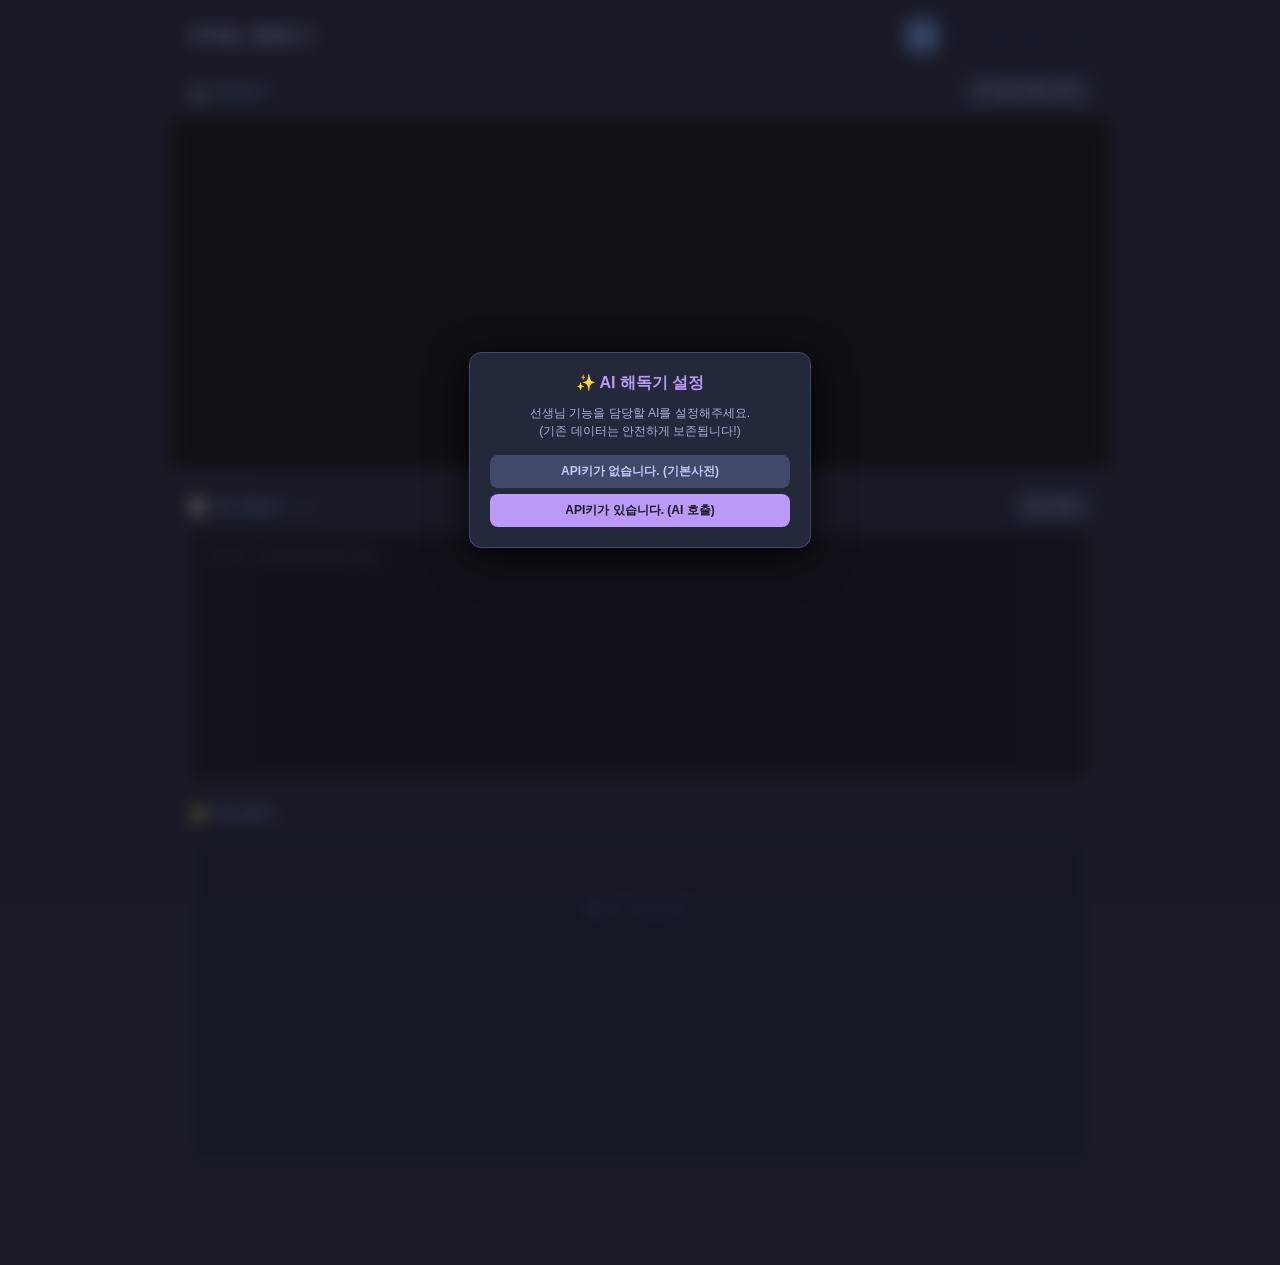
<file: htmlcode.html>
<!DOCTYPE html>
<html lang="ko">
<head>
    <meta charset="UTF-8">
    <meta name="viewport" content="width=device-width, initial-scale=1.0, maximum-scale=1.0, user-scalable=no">
    <title>HTML 해독기</title>
    <style>
        body { background: #1a1b26; color: #a9b1d6; font-family: 'Malgun Gothic', sans-serif; margin: 0; padding: 20px; padding-bottom: 100px; display: flex; justify-content: center; overflow-x: hidden; }
        .app-wrapper { width: 100%; max-width: 900px; transition: filter 0.3s; }
        .blurred { filter: blur(8px) brightness(0.6); pointer-events: none; user-select: none; }
        .app-container { display: flex; flex-direction: column; gap: 20px; }
        
        .top-nav-bar { display: flex; justify-content: space-between; align-items: center; margin-bottom: 5px; flex-wrap: wrap; gap: 10px; }
        .tracker-title { font-size: 20px; font-weight: bold; color: #c0caf5; display: flex; align-items: center; gap: 10px; }
        .slot-container { display: flex; gap: 6px; }
        .slot-btn { background: #24283b; color: #565f89; border: 1px solid #414868; border-radius: 6px; width: 32px; height: 32px; font-size: 14px; font-weight: bold; cursor: pointer; transition: 0.2s; padding: 0; }
        .slot-btn.active { background: #7aa2f7; color: #1a1b26; border-color: #7aa2f7; }
        .section-title { font-size: 14px; font-weight: bold; color: #7aa2f7; margin-bottom: 10px; display: flex; align-items: center; justify-content: space-between; }
        
        .box-base { background: #24283b; border: 1px solid #414868; border-radius: 12px; padding: 15px; }
        
        .preview-box { background: #111 radial-gradient(#333 1px, transparent 0); background-size: 15px 15px; border-top: 2px dashed #565f89; border-bottom: 2px dashed #565f89; border-left: none; border-right: none; border-radius: 0; margin: 0 -20px; padding: 22px 16px 24px 16px; height: 356px; box-sizing: border-box; overflow-y: auto; overflow-x: hidden; color: #333; font-family: system-ui, -apple-system, 'Noto Sans KR', sans-serif; -webkit-text-size-adjust: 100%; }
        .preview-box * { box-sizing: border-box !important; }
        .preview-highlight { outline: 2px solid rgba(247, 118, 142, 0.5) !important; outline-offset: -2px !important; box-shadow: inset 0 0 10px rgba(247, 118, 142, 0.15) !important; transition: outline 0.1s, box-shadow 0.1s; position: relative; z-index: 10; }
        
        .code-textarea { width: 100%; height: 250px; background: #16161e; color: #9ece6a; border: 1px solid #414868; border-radius: 12px; padding: 15px; font-family: Consolas, monospace; font-size: 13px; box-sizing: border-box; outline: none; resize: vertical; line-height: 1.5; }
        .code-textarea:focus { border-color: #7aa2f7; box-shadow: 0 0 0 2px rgba(122, 162, 247, 0.2); }
        .code-textarea::selection { background: #364A82; color: #fff; }
        .structure-box { min-height: 300px; max-height: 500px; overflow-y: auto; }
        
        .usage-bar { display: none; background: rgba(187, 154, 247, 0.1); border: 1px dashed #bb9af7; border-radius: 8px; padding: 12px 15px; align-items: center; justify-content: space-between; margin-bottom: 5px; }
        .usage-bar.active { display: flex; }
        .usage-text { font-size: 12px; font-weight: bold; color: #bb9af7; }
        .usage-subtext { font-size: 11px; color: #a9b1d6; }

        .tree-node { margin: 4px 0; font-size: 13px; line-height: 1.4; }
        .tree-summary { display: inline-block; padding: 6px 10px; background: #1f2335; border: 1px solid #414868; border-radius: 6px; cursor: pointer; transition: 0.2s; color: #c0caf5; user-select: none; font-weight: bold; }
        .tree-summary:hover { background: #7aa2f7; color: #1a1b26; border-color: #7aa2f7; }
        .prop-list { margin: 5px 0 10px 15px; display: flex; flex-direction: column; gap: 4px; }
        .prop-item { display: flex; padding: 4px 8px; background: #1a1b26; border: 1px dashed #414868; border-radius: 4px; cursor: pointer; font-size: 12px; transition: 0.2s; color: #a9b1d6; }
        .prop-item:hover { background: #364A82; color: #fff; border-color: #7aa2f7; }
        .prop-name { color: #9ece6a; font-weight: bold; width: 140px; flex-shrink: 0; }
        .prop-value { color: #c0caf5; text-overflow: ellipsis; overflow: hidden; white-space: nowrap; }
        .tree-children { margin-left: 15px; padding-left: 10px; border-left: 2px dashed #414868; margin-top: 4px; display: flex; flex-direction: column; }
        .badge { display: inline-block; padding: 2px 6px; border-radius: 4px; font-size: 11px; font-weight: bold; margin-right: 6px; background: #414868; color: #a9b1d6; }
        .badge.box { background: #7aa2f7; color: #1a1b26; }
        .badge.text { background: #bb9af7; color: #1a1b26; }
        .badge.special { background: #f7768e; color: #1a1b26; }
        .empty-msg { text-align: center; color: #565f89; font-size: 13px; margin-top: 50px; }
        
        .action-btn { background: #414868; color: #c0caf5; border: none; border-radius: 6px; padding: 6px 12px; font-size: 12px; font-weight: bold; cursor: pointer; transition: 0.2s; }
        details > summary { list-style: none; }
        details > summary::-webkit-details-marker { display: none; }
        details[open] > summary { background: #364A82; border-color: #7aa2f7; color: #fff; }

        ::-webkit-scrollbar { width: 8px; }
        ::-webkit-scrollbar-track { background: #1a1b26; }
        ::-webkit-scrollbar-thumb { background: #414868; border-radius: 4px; }
        
        .bulb-btn { position: fixed; bottom: 30px; right: 30px; width: 55px; height: 55px; border-radius: 50%; background: #bb9af7; color: #1a1b26; font-size: 26px; display: none; align-items: center; justify-content: center; box-shadow: 0 4px 15px rgba(0,0,0,0.6); cursor: pointer; z-index: 10000; border: none; transition: transform 0.2s, filter 0.2s; }
        .bulb-btn:hover { filter: brightness(1.1); transform: scale(1.05); }

        .explanation-popup { position: fixed; bottom: 25px; left: 25px; width: 330px; background: #1f2335; border: 2px solid #bb9af7; border-radius: 12px; padding: 15px; box-shadow: 0 10px 30px rgba(0,0,0,0.6); z-index: 9999; display: flex; flex-direction: column; gap: 8px; transform: translateX(-150%); opacity: 0; visibility: hidden; pointer-events: none; transition: transform 0.4s cubic-bezier(0.175, 0.885, 0.32, 1.275), opacity 0.4s, visibility 0.4s; }
        .explanation-popup.show { transform: translateX(0); opacity: 1; visibility: visible; pointer-events: auto; }
        
        .popup-header { display: flex; justify-content: space-between; align-items: center; border-bottom: 1px dashed #414868; padding-bottom: 6px; }
        .popup-title { color: #bb9af7; font-weight: bold; font-size: 14px; display: flex; align-items: center; gap: 6px; }
        
        .popup-reset-btn { font-size: 11px; font-weight: bold; border: 1px solid #414868; padding: 3px 6px; border-radius: 4px; background: transparent; color: #a9b1d6; cursor: pointer; transition: 0.2s; }
        .popup-reset-btn:hover { color: #f7768e; border-color: #f7768e; }
        .popup-min-btn { background: none; border: none; color: #a9b1d6; font-size: 24px; cursor: pointer; padding: 0; font-weight: bold; line-height: 1; margin-top: -4px; transition: 0.2s; }
        .popup-min-btn:hover { color: #bb9af7; }
        .popup-close-btn { background: none; border: none; color: #a9b1d6; font-size: 20px; cursor: pointer; padding: 0; line-height: 1; transition: 0.2s; }
        .popup-close-btn:hover { color: #f7768e; }
        
        .popup-prop-name { color: #1a1b26; font-weight: bold; font-size: 14px; background: #bb9af7; padding: 5px; border-radius: 6px; text-align: center; margin-bottom: 2px; }
        
        .chat-log { max-height: 250px; overflow-y: auto; padding-right: 5px; display: flex; flex-direction: column; gap: 8px; margin-top: 5px; }
        .chat-msg { font-size: 13px; line-height: 1.5; padding: 10px; border-radius: 8px; word-break: keep-all; }
        .chat-msg.ai { background: #24283b; color: #c0caf5; border: 1px solid #414868; border-top-left-radius: 0; }
        .chat-msg.user { background: #364A82; color: #fff; align-self: flex-end; border-top-right-radius: 0; }
        
        .ai-req-btn { background: transparent; border: 1px solid #bb9af7; color: #bb9af7; width: 100%; padding: 10px; border-radius: 8px; font-size: 13px; font-weight: bold; cursor: pointer; transition: 0.2s; margin-top: 5px; }
        .chat-input-row { display: flex; gap: 5px; margin-top: 5px; }
        .chat-input { flex: 1; background: #1a1b26; border: 1px solid #414868; color: #c0caf5; padding: 8px 12px; border-radius: 20px; font-size: 12px; outline: none; }
        .chat-send-btn { background: #bb9af7; color: #1a1b26; border: none; border-radius: 20px; padding: 0 12px; font-weight: bold; cursor: pointer; font-size: 12px; }

        .intro-overlay { position: fixed; top: 0; left: 0; width: 100%; height: 100%; z-index: 10000; display: flex; justify-content: center; align-items: center; background: rgba(26, 27, 38, 0.4); }
        .intro-box { background: #24283b; border: 1px solid #414868; border-radius: 12px; padding: 20px; width: 90%; max-width: 300px; box-shadow: 0 10px 40px rgba(0,0,0,0.8); display: flex; flex-direction: column; gap: 10px; text-align: center; }
        .intro-box h2 { margin: 0; font-size: 16px; color: #bb9af7; }
        .intro-box p { margin: 0; font-size: 12px; color: #a9b1d6; line-height: 1.5; }
        .intro-btn-group { display: flex; flex-direction: column; gap: 6px; margin-top: 5px; }
        .intro-btn { padding: 8px; font-size: 12px; font-weight: bold; border-radius: 8px; border: none; cursor: pointer; transition: 0.2s; }
        .btn-no-api { background: #414868; color: #c0caf5; }
        .btn-yes-api { background: #bb9af7; color: #1a1b26; }
        .api-input-container { display: none; flex-direction: column; gap: 8px; margin-top: 5px; }
        .api-input { padding: 8px; border-radius: 8px; border: 1px solid #414868; background: #1a1b26; color: #c0caf5; outline: none; font-size: 12px; }

        @media (hover: hover) {
            .action-btn:hover, .slot-btn:hover:not(.active) { background: #414868; color: #c0caf5; }
            .popup-close-btn:hover { color: #f7768e; }
            .intro-btn:hover { filter: brightness(1.1); }
            .ai-req-btn:hover { background: #bb9af7; color: #1a1b26; }
        }
        @media (max-width: 768px) {
            .explanation-popup { left: 50%; bottom: 20px; transform: translate(-50%, 150%); width: 90vw; max-width: 330px; }
            .explanation-popup.show { transform: translate(-50%, 0); }
        }
    </style>
</head>
<body>

    <div id="introOverlay" class="intro-overlay">
        <div class="intro-box">
            <h2>✨ AI 해독기 설정</h2>
            <p>선생님 기능을 담당할 AI를 설정해주세요.<br>(기존 데이터는 안전하게 보존됩니다!)</p>
            <div class="intro-btn-group" id="introBtnGroup">
                <button class="intro-btn btn-no-api" onclick="selectNoApi()">API키가 없습니다. (기본사전)</button>
                <button class="intro-btn btn-yes-api" onclick="selectYesApi()">API키가 있습니다. (AI 호출)</button>
            </div>
            <div class="api-input-container" id="apiInputContainer">
                <input type="text" id="introApiInput" class="api-input" placeholder="AIzaSy... (API 키 붙여넣기)">
                <button class="intro-btn btn-yes-api" onclick="submitApiKey()">입력 완료 및 시작</button>
            </div>
        </div>
    </div>

    <div id="appWrapper" class="app-wrapper blurred">
        <div class="app-container">
            <div class="top-nav-bar">
                <div class="tracker-title">HTML 해독기</div>
                <div class="slot-container">
                    <button class="slot-btn active" id="slot-1" onclick="switchSlot(1)">1</button>
                    <button class="slot-btn" id="slot-2" onclick="switchSlot(2)">2</button>
                    <button class="slot-btn" id="slot-3" onclick="switchSlot(3)">3</button>
                    <button class="slot-btn" id="slot-4" onclick="switchSlot(4)">4</button>
                    <button class="slot-btn" id="slot-5" onclick="switchSlot(5)">5</button>
                </div>
            </div>

            <div>
                <div class="section-title">
                    <span>💻 미리보기</span>
                    <button class="action-btn" id="toggleTrackerBtn" onclick="toggleTracker()">🔍 위치 추적: OFF</button>
                </div>
                <div id="previewBox" class="preview-box"></div>
            </div>

            <div>
                <div class="section-title">
                    <span style="display:flex; align-items:center; gap:8px;">
                        📝 코드 편집기 
                        <span id="charCount" style="font-size:12px; color:#565f89; font-weight:normal;">(0자)</span>
                    </span>
                    <button class="action-btn" onclick="copyCode()">코드 복사</button>
                </div>
                <div class="code-editor-container">
                    <textarea id="codeEditor" class="code-textarea" placeholder="여기에 코드를 붙여넣으세요."></textarea>
                </div>
            </div>

            <div id="usageBar" class="usage-bar">
                <span class="usage-text" id="usageCountText">오늘 AI 질문: 0회 / 500회 (매일 밤 12시 초기화)</span>
                <span class="usage-subtext">Gemini 3.5 Flash-Lite 가동 중</span>
            </div>

            <div>
                <div class="section-title">📁 구조 분석</div>
                <div id="structureBox" class="box-base structure-box">
                    <div class="empty-msg">분석 결과가 나타납니다.</div>
                </div>
            </div>
        </div>
    </div>

    <button id="bulbBtn" class="bulb-btn" onclick="maximizeExplanation()">💡</button>

    <div id="explanationPopup" class="explanation-popup">
        <div class="popup-header">
            <div style="display:flex; gap:8px; align-items:center;">
                <span class="popup-title">✨ AI 코딩 상담소</span>
                <button class="popup-reset-btn" onclick="resetCurrentChat()">🔄 초기화</button>
            </div>
            <div style="display:flex; gap:12px; align-items:center;">
                <button class="popup-min-btn" onclick="minimizeExplanation()">−</button>
                <button class="popup-close-btn" onclick="closeExplanation()">✕</button>
            </div>
        </div>
        <div class="popup-prop-name" id="popupPropName">속성 이름</div>
        <div id="chatLog" class="chat-log"></div>
        <div class="chat-input-row" id="chatInputRow" style="display: none;">
            <input type="text" id="chatInput" class="chat-input" placeholder="궁금한 점을 더 물어보세요!" onkeypress="if(event.key==='Enter') sendChatMsg()">
            <button class="chat-send-btn" onclick="sendChatMsg()">전송</button>
        </div>
    </div>

    <script>
        const $ = id => document.getElementById(id);
        const MODEL_NAME = "gemini-3.5-flash-lite";
        const MAX_USAGE = 500;
        
        let geminiApiKey = null, currentSlot = 1, chatMemories = {}, currKey = '', currVal = '';
        let isTrackerOn = false, domElementMap = [];

        const UI = {
            app: $('appWrapper'), intro: $('introOverlay'), usageBar: $('usageBar'), usageTxt: $('usageCountText'),
            preview: $('previewBox'), editor: $('codeEditor'), tree: $('structureBox'),
            bulb: $('bulbBtn'), popup: $('explanationPopup'), log: $('chatLog'), chatRow: $('chatInputRow'), chatIn: $('chatInput'), propName: $('popupPropName')
        };
        const store = { get: k => localStorage.getItem(k), set: (k,v) => localStorage.setItem(k, v), getObj: k => JSON.parse(localStorage.getItem(k))||null, setObj: (k,v) => localStorage.setItem(k, JSON.stringify(v)) };

        window.onload = () => { loadData(1); const k = store.get('savedGeminiKey'); if(k) $('introApiInput').value = k; }

        const selectNoApi = () => { geminiApiKey = null; closeIntro(); };
        const selectYesApi = () => { $('introBtnGroup').style.display = 'none'; $('apiInputContainer').style.display = 'flex'; };
        const submitApiKey = () => {
            const k = $('introApiInput').value.trim();
            if(k) { geminiApiKey = k; store.set('savedGeminiKey', k); updateUsage(); closeIntro(); } else alert('API 키를 입력해주세요!');
        };
        const closeIntro = () => { UI.intro.style.display = 'none'; UI.app.classList.remove('blurred'); };

        function updateUsage() {
            if(!geminiApiKey) return;
            UI.usageBar.classList.add('active');
            const today = new Date().toDateString();
            let data = store.getObj('geminiUsage') || { d: today, c: 0 };
            if (data.d !== today) { data = { d: today, c: 0 }; store.setObj('geminiUsage', data); }
            
            let stat = data.c >= MAX_USAGE ? `<span style="color:#f7768e;">(100% 소진! 내일 초기화)</span>` : 
                       data.c >= 450 ? `<span style="color:#e0af68;">(한도 임박! 내일 초기화)</span>` : `<span style="color:#a9b1d6;">(매일 밤 12시 초기화)</span>`;
            UI.usageTxt.innerHTML = `오늘 질문: ${data.c}회 / ${MAX_USAGE}회 ${stat}`;
        }
        function incUsage() { let d = store.getObj('geminiUsage') || {d: new Date().toDateString(), c: 0}; d.c++; store.setObj('geminiUsage', d); updateUsage(); }

        const addMsg = (role, html) => { UI.log.insertAdjacentHTML('beforeend', `<div class="chat-msg ${role}">${html}</div>`); UI.log.scrollTop = UI.log.scrollHeight; };
        const formatAi = t => t.replace(/\n/g, '<br>').replace(/\*\*(.*?)\*\*/g, '<b style="color:#bb9af7;">$1</b>');

        function renderChat() {
            UI.log.innerHTML = '';
            const history = chatMemories[currKey];
            if (history && history.length > 0) {
                history.forEach(m => addMsg(m.r==='user'?'user':'ai', m.html));
                UI.chatRow.style.display = geminiApiKey ? 'flex' : 'none';
            } else {
                addMsg('ai', explanationFallback[currKey] || `<b>[${UI.propName.textContent}]</b><br><br>숫자나 색상을 변경하며 디자인 변화를 관찰해보세요!`);
                if (geminiApiKey) {
                    if ((store.getObj('geminiUsage')||{}).c >= MAX_USAGE) {
                        addMsg('ai', '<span style="color:#f7768e; font-weight:bold;">오늘 무료 사용량을 모두 소진했습니다.</span>');
                        UI.chatRow.style.display = 'none';
                    } else {
                        addMsg('ai', `<button class="ai-req-btn" onclick="reqAi()">✨ AI 선생님에게 상세 해석 맡기기</button>`);
                        UI.chatRow.style.display = 'none'; 
                    }
                } else UI.chatRow.style.display = 'none';
            }
            UI.log.scrollTop = UI.log.scrollHeight;
        }

        const resetCurrentChat = () => { chatMemories[currKey] = []; renderChat(); };

        const callAPI = async (contents) => {
            try {
                const res = await fetch(`https://generativelanguage.googleapis.com/v1beta/models/${MODEL_NAME}:generateContent?key=${geminiApiKey}`, {
                    method: 'POST', headers: { 'Content-Type': 'application/json' }, body: JSON.stringify({ contents })
                });
                const d = await res.json();
                if(d.error) throw new Error(d.error.message);
                incUsage(); return d.candidates[0].content.parts[0].text;
            } catch (e) { return null; }
        };

        const reqAi = async () => {
            UI.log.lastChild.remove();
            const id = 'l_'+Date.now(); addMsg('ai', `<span id="${id}">설명을 떠올리고 있어요...💭</span>`);
            const q = `현재 '${currKey}: ${currVal};' 설정이 사용됨. 뜻과 동작 원리를 초보자가 100% 이해할 수 있게 쉽지만 구체적인 3문장으로 쉽고 친절히 답해줘.`;
            const txt = await callAPI([{ role: 'user', parts: [{text: q}] }]);
            if($(id)) $(id).parentElement.remove();
            if(txt) { chatMemories[currKey] = [{ r: 'model', html: formatAi(txt) }]; renderChat(); } 
            else addMsg('ai', '<span style="color:#f7768e;">통신 실패. 한도 초과 또는 오류입니다.</span>');
        };

        const sendChatMsg = async () => {
            const m = UI.chatIn.value.trim(); if(!m) return;
            UI.chatIn.value = ''; chatMemories[currKey].push({ r: 'user', html: m }); renderChat();
            
            const id = 'l_'+Date.now(); addMsg('ai', `<span id="${id}">작성 중...💭</span>`);
            let ctx = [{ role: 'user', parts: [{ text: `초보자 코딩 강사. 속성: '${currKey}'(값:'${currVal}'). 쉽고 구체적인 설명 사용.` }] }];
            chatMemories[currKey].forEach(h => ctx.push({ role: h.r==='model'?'model':'user', parts: [{ text: h.html }] }));
            
            const txt = await callAPI(ctx);
            if($(id)) $(id).parentElement.remove();
            if(txt) { chatMemories[currKey].push({ r: 'model', html: formatAi(txt) }); renderChat(); }
            else { addMsg('ai', '<span style="color:#f7768e;">통신 실패.</span>'); chatMemories[currKey].pop(); }
        };

        const dict = { 'background':'🎨 배경','background-color':'🎨 배경색','color':'🖍️ 글자색','border':'🔲 테두리','border-radius':'↪️ 라운드','padding':'↔️ 안쪽 여백','margin':'↔️ 바깥 여백','width':'📏 너비','max-width':'📏 최대 너비','height':'↕️ 높이','font-size':'🅰️ 글자 크기','font-weight':'𝐁 굵기','text-align':'📑 정렬','display':'📐 배치 방식','justify-content':'가로 정렬','align-items':'세로 정렬','gap':'틈(간격)','position':'📍 위치 기준','transform':'🔄 변형','z-index':'겹침 순서','box-sizing':'크기 계산법','opacity':'👻 투명도' };
        const explanationFallback = { 'margin':'<b>거리두기</b> 구역입니다.','padding':'<b>뽁뽁이(완충재)</b> 구역입니다.','border-radius':'<b>사포로 둥글게</b> 가는 효과입니다.','display':'<b>마법의 지휘관(Flex)</b>입니다.' };

        function parseHTML(html) {
            const rx = /(<!--[\s\S]*?-->)|<(\/?)([a-zA-Z0-9\-]+)([^>]*?)>|([^<]+)/g;
            let tokens = [], m;
            while ((m = rx.exec(html)) !== null) {
                if(m[1] || (!m[3] && (m[5]||'').trim() === '')) continue;
                tokens.push({ isTag: !!m[3], isClose: m[2]==='/', name: m[3]?m[3].toLowerCase():null, attrs: m[4]||'', text: m[0], raw: (m[5]||'').trim(), s: m.index, e: rx.lastIndex });
            }
            let root = { n: 'root', c: [], s: 0, oe: html.length, e: html.length }, stack = [root];
            const voids = ['br','hr','img','input'];
            for (let t of tokens) {
                let p = stack[stack.length - 1];
                if (t.isTag && !t.isClose) {
                    let node = { n: t.name, s: t.s, oe: t.e, e: t.e, c: [], a: t.attrs }; p.c.push(node);
                    if (!voids.includes(t.name)) stack.push(node);
                } else if (t.isTag && t.isClose) {
                    for (let i = stack.length - 1; i >= 1; i--) if (stack[i].n === t.name) { stack[i].e = t.e; stack.length = i; break; }
                } else if (!t.isTag) p.c.push({ n: '#t', txt: t.raw, s: t.s, e: t.e });
            }
            return root.c;
        }

        /* 👇 HTML 파괴(표 태그 오류)를 방지하는 태그 이름 안전화 코드 복원 */
        const transTag = (n, t) => { let st = t ? t.replace(/</g, '&lt;').replace(/>/g, '&gt;') : ''; return n==='div'?{b:'box',t:'📦 상자'}:n==='span'?{b:'text',t:'🏷️ 글자'}:n==='details'?{b:'special',t:'📂 펼치기 틀'}:n==='summary'?{b:'special',t:'▶ 제목'}:n==='#t'?{b:'',t:`📝 "${st.length>15?st.substring(0,15)+'...':st}"`}:{b:'',t:`&lt;${n}&gt;`}; };

        function getStyles(a) {
            const m = (a||'').match(/style\s*=\s*(["'])(.*?)\1/i); if(!m) return [];
            return m[2].replace(/\/\*[\s\S]*?\*\//g, '').split(';').filter(r=>r.trim()).map(r => {
                const p = r.split(':'); return p.length>1 ? { k: p[0].trim().toLowerCase(), v: p.slice(1).join(':').trim() } : null;
            }).filter(Boolean);
        }

        function renderTree(nodes) {
            let flatNodes = [];
            function flatten(nList) {
                for (let nd of nList) {
                    flatNodes.push(nd);
                    if (nd.c && nd.c.length) flatten(nd.c);
                }
            }
            flatten(nodes);

            return flatNodes.map(nd => {
                const info = transTag(nd.n, nd.txt), styles = getStyles(nd.a);
                let h = `<div class="tree-node" style="margin-bottom: 12px;">`;
                
                if (nd.n === '#t' || nd.n === 'br') {
                    h += `<div class="tree-summary" onclick="hlTag(event, ${nd.s}, ${nd.e}, '${nd.n}', '${info.t}')">${info.t}</div>`;
                } else {
                    h += `<details><summary class="tree-summary" onclick="hlTag(event, ${nd.s}, ${nd.e}, '${nd.n}', '${info.t}')" style="margin-bottom: 4px;">${info.b?`<span class="badge ${info.b}">${info.b.toUpperCase()}</span>`:''}${info.t} (${styles.length})</summary>`;
                    
                    if (styles.length) {
                        h += `<div class="prop-list">` + styles.map(p => `<div class="prop-item" onclick="hlProp(event, ${nd.s}, ${nd.oe}, '${p.k}', '${dict[p.k]||p.k}', '${p.v.replace(/'/g,"\\'").replace(/"/g,'&quot;')}')"><span class="prop-name">${dict[p.k]||p.k}</span><span class="prop-value">${p.v}</span></div>`).join('') + `</div>`;
                    }
                    
                    h += `</details>`;
                }
                return h + `</div>`;
            }).join('');
        }

        function toggleTracker() {
            isTrackerOn = !isTrackerOn;
            const btn = $('toggleTrackerBtn');
            if (isTrackerOn) {
                btn.innerHTML = '🔍 위치 추적: ON';
                btn.style.background = '#bb9af7';
                btn.style.color = '#1a1b26';
                highlightTargetElement(); 
            } else {
                btn.innerHTML = '🔍 위치 추적: OFF';
                btn.style.background = '#414868';
                btn.style.color = '#c0caf5';
                clearHighlight();
            }
        }

        function clearHighlight() {
            const els = UI.preview.querySelectorAll('.preview-highlight');
            els.forEach(el => el.classList.remove('preview-highlight'));
        }

        function highlightTargetElement() {
            if (!isTrackerOn) return;
            clearHighlight();
            
            const cursorPos = UI.editor.selectionStart;
            let targetIndex = -1;
            
            for (let i = 0; i < domElementMap.length; i++) {
                const node = domElementMap[i];
                if (cursorPos >= node.s && cursorPos <= node.e) {
                    targetIndex = i;
                }
            }
            
            if (targetIndex !== -1) {
                const domElements = UI.preview.querySelectorAll('*');
                if (domElements[targetIndex]) {
                    domElements[targetIndex].classList.add('preview-highlight');
                }
            }
        }

        UI.editor.addEventListener('input', () => { 
            UI.preview.innerHTML = UI.editor.value; 
            analyzeCode(UI.editor.value); 
            store.set('htmlCodeSlot_'+currentSlot, UI.editor.value); 
            $('charCount').textContent = `(${UI.editor.value.length.toLocaleString()}자)`;
        });
        
        UI.editor.addEventListener('click', highlightTargetElement);
        UI.editor.addEventListener('keyup', highlightTargetElement);
        
        function analyzeCode(html) { 
            const ast = parseHTML(html);
            UI.tree.innerHTML = !html.trim() ? '<div class="empty-msg">결과가 나타납니다.</div>' : renderTree(ast); 
            
            domElementMap = [];
            function mapElements(nodes) {
                for(let nd of nodes) {
                    if(nd.n !== '#t') { 
                        domElementMap.push(nd);
                        if(nd.c && nd.c.length > 0) mapElements(nd.c);
                    }
                }
            }
            mapElements(ast);
            if(isTrackerOn) highlightTargetElement();
        }

        /* 👇 핵심 2: 안전화된 태그를 팝업창에서 예쁘게 보여주기 위한 복구 코드 */
        function openPop(k, kn, v) { 
            currKey = k; currVal = v; 
            UI.propName.textContent = kn.replace(/&lt;/g, '<').replace(/&gt;/g, '>'); 
            renderChat(); 
            UI.popup.classList.remove('show'); 
            UI.bulb.style.display = 'flex'; 
        }
        
        const maximizeExplanation = () => { UI.bulb.style.display = 'none'; UI.popup.classList.add('show'); };
        const minimizeExplanation = () => { UI.popup.classList.remove('show'); UI.bulb.style.display = 'flex'; };
        const closeExplanation = () => { UI.popup.classList.remove('show'); UI.bulb.style.display = 'none'; };

        function hlTag(e, s, end, n, kn) {
            if(e) e.stopPropagation(); UI.editor.focus({preventScroll:true}); UI.editor.setSelectionRange(s, end);
            if(n && n !== '#t') openPop(['div','details','span'].includes(n)?n:'태그', kn, '전체');
            highlightTargetElement(); 
        }

        function hlProp(e, s, oe, k, kn, v) {
            e.stopPropagation(); const c = UI.editor.value, tc = c.substring(s, oe), rx = new RegExp(`(?<![\\w-])${k.replace(/-/g, '\\-')}\\s*:\\s*[^;"]+`, 'i'), m = tc.match(rx);
            UI.editor.focus({preventScroll:true});
            if (m) UI.editor.setSelectionRange(s + m.index, s + m.index + m[0].length); else UI.editor.setSelectionRange(s, oe);
            openPop(k, kn, v);
            highlightTargetElement(); 
        }

        function switchSlot(num) {
            if(currentSlot===num) return; store.set('htmlCodeSlot_'+currentSlot, UI.editor.value); currentSlot=num;
            document.querySelectorAll('.slot-btn').forEach(b => b.classList.remove('active')); $('slot-'+num).classList.add('active'); loadData(num); closeExplanation();
        }

        function loadData(n) { UI.editor.value = store.get('htmlCodeSlot_'+n)||''; UI.editor.dispatchEvent(new Event('input')); }
        const copyCode = () => !UI.editor.value ? alert('내용이 없습니다.') : navigator.clipboard.writeText(UI.editor.value).then(()=>alert('복사 완료!'));

        if (window.visualViewport) {
            const adjustKeyboard = () => {
                let offset = window.innerHeight - (window.visualViewport.height + window.visualViewport.offsetTop);
                if (offset < 0) offset = 0;
                
                const popupBase = window.innerWidth <= 768 ? 20 : 25;
                UI.popup.style.bottom = (offset + popupBase) + 'px';
                UI.bulb.style.bottom = (offset + 30) + 'px';
            };
            window.visualViewport.addEventListener('resize', adjustKeyboard);
            window.visualViewport.addEventListener('scroll', adjustKeyboard);
        }
    </script>
</body>
</html>
</file>
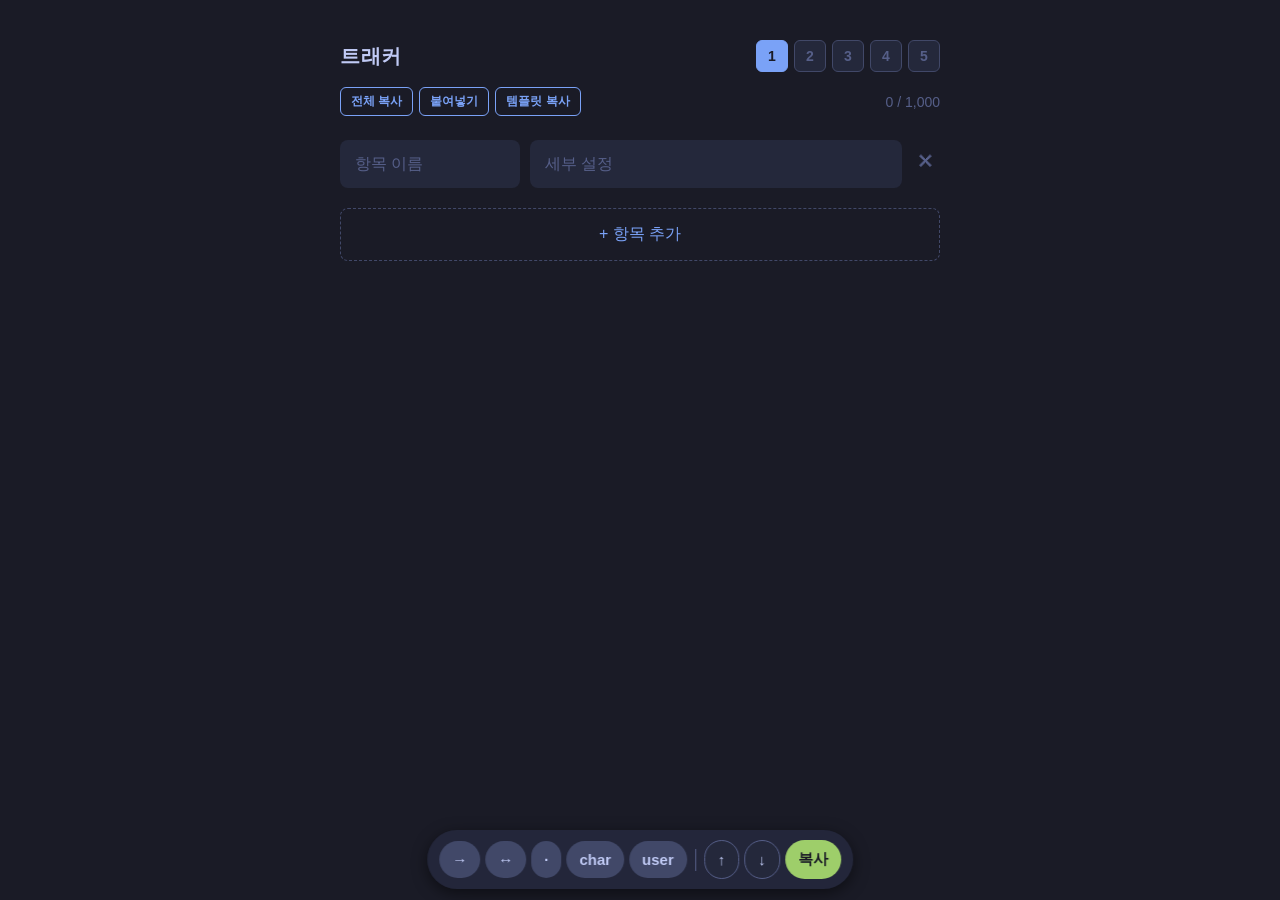
<file: tracker.html>
<!DOCTYPE html>
<html lang="ko">
<head>
<meta charset="UTF-8">
<meta name="viewport" content="width=device-width, initial-scale=1.0, maximum-scale=1.0, user-scalable=no">
<title>상태창 및 항목 템플릿 생성기</title>
<style>
body{background-color:#1a1b26;color:#a9b1d6;font-family:'Malgun Gothic',sans-serif;display:flex;justify-content:center;padding:40px 20px 150px;margin:0}
.container{width:100%;max-width:600px}
.top-nav-bar{display:flex;justify-content:space-between;align-items:center;margin-bottom:15px}
.tracker-title{font-size:20px;font-weight:bold;color:#c0caf5;letter-spacing:.5px}
.slot-container{display:flex;gap:6px}
.slot-btn{background-color:#24283b;color:#565f89;border:1px solid #414868;border-radius:6px;width:32px;height:32px;font-size:14px;font-weight:bold;cursor:pointer;transition:all .2s;display:flex;align-items:center;justify-content:center;padding:0}
.slot-btn.active{background-color:#7aa2f7;color:#1a1b26;border-color:#7aa2f7}
.header-actions-wrapper{display:flex;justify-content:space-between;align-items:center;margin-bottom:20px;gap:10px}
.header-actions{display:flex;align-items:center;gap:6px;flex-wrap:nowrap;overflow-x:auto;padding-bottom:4px;flex-grow:1}
.header-actions::-webkit-scrollbar{display:none}
.action-btn{background-color:transparent;color:#7aa2f7;border:1px solid #7aa2f7;border-radius:6px;padding:5px 10px;font-size:12px;font-weight:bold;cursor:pointer;transition:all .2s;white-space:nowrap;flex-shrink:0}
.template-paste-btn{background-color:rgba(158,206,106,.1);color:#9ece6a;border-color:#9ece6a}
.char-count{color:#565f89;font-size:14px;white-space:nowrap;flex-shrink:0;padding-bottom:4px}
.item-row{display:flex;gap:10px;margin-bottom:10px;align-items:flex-start}
textarea{background-color:#24283b;color:#c0caf5;border:none;border-radius:8px;padding:12px 15px;font-size:16px;font-family:inherit;resize:none;overflow:hidden;min-height:24px;line-height:1.5;box-sizing:border-box;outline:none}
textarea:focus{box-shadow:0 0 0 2px #7aa2f7}
textarea::placeholder{color:#565f89}
.item-name{width:30%}
.item-value{width:60%;flex-grow:1}
.delete-btn{background:none;border:none;color:#565f89;font-size:18px;cursor:pointer;padding:12px 5px;transition:color .2s}
.add-btn{width:100%;background-color:transparent;color:#7aa2f7;border:1.5px dashed #414868;border-radius:8px;padding:15px;font-size:16px;cursor:pointer;margin-top:10px;transition:all .2s}
.shortcut-bar{position:fixed;bottom:30px;left:50%;transform:translateX(-50%);background-color:rgba(36,40,59,.95);backdrop-filter:blur(5px);padding:10px 12px;border-radius:30px;box-shadow:0 4px 15px rgba(0,0,0,.5);display:flex;gap:5px;align-items:center;z-index:1000;max-width:95vw;overflow-x:auto;white-space:nowrap}
.shortcut-bar::-webkit-scrollbar{display:none}
.shortcut-btn{background-color:#414868;color:#c0caf5;border:none;border-radius:22px;padding:10px 13px;font-size:15px;font-weight:bold;cursor:pointer;transition:background-color .2s,color .2s;white-space:nowrap}
.divider{width:1px;height:22px;background-color:#565f89;margin:0 3px;flex-shrink:0}
.copy-btn{background-color:#9ece6a;color:#1a1b26}
.move-btn{background-color:#24283b;border:1px solid #565f89}
.modal-overlay{position:fixed;top:0;left:0;width:100%;height:100%;background-color:rgba(26,27,38,.8);backdrop-filter:blur(3px);z-index:2000;display:flex;justify-content:center;align-items:center}
/* 👇 모달 컨텐츠가 화면 높이(90vh)를 초과하지 않도록 제한하고 스크롤(overflow-y) 추가 */
.modal-content{background-color:#24283b;width:90%;max-width:450px;border-radius:12px;padding:25px 20px;position:relative;box-shadow:0 10px 25px rgba(0,0,0,.5);box-sizing:border-box;max-height:90vh;overflow-y:auto}
.modal-close-btn{position:absolute;top:15px;right:15px;background:none;border:none;color:#565f89;font-size:20px;cursor:pointer;padding:5px}
.modal-content h3{margin-top:0;color:#c0caf5;font-size:16px;margin-bottom:5px}
.modal-content p{font-size:12px;color:#565f89;margin-bottom:15px;margin-top:0;line-height:1.4}
/* 👇 입력창이 일정 높이(50vh)까지만 커지고 그 안에서 자체 스크롤되도록 제한 */
.modal-textarea{width:100%;background-color:#1a1b26;border:1px solid #414868;border-radius:8px;padding:12px;color:#c0caf5;font-size:14px;resize:vertical;margin-bottom:15px;box-sizing:border-box;font-family:inherit;outline:none;max-height:50vh!important;overflow-y:auto!important}
.modal-textarea:focus{border-color:#7aa2f7}
.modal-confirm-btn{width:100%;background-color:#7aa2f7;color:#1a1b26;border:none;border-radius:8px;padding:12px;font-size:16px;font-weight:bold;cursor:pointer}
.merge-btn-group{display:flex;flex-direction:column;gap:8px;margin-top:10px}
.merge-option-btn{width:100%;background-color:#1a1b26;color:#c0caf5;border:1px solid #414868;border-radius:8px;padding:12px;font-size:14px;font-weight:bold;cursor:pointer;text-align:left;transition:all .2s}
@media (hover:hover){
.shortcut-btn:hover{background-color:#7aa2f7;color:#1a1b26}
.copy-btn:hover{background-color:#73daca}
.delete-btn:hover{color:#f7768e}
.add-btn:hover{border-color:#7aa2f7;background-color:rgba(122,162,247,.1)}
.action-btn:hover{background-color:#7aa2f7;color:#1a1b26} 
.template-paste-btn:hover{background-color:#9ece6a;color:#1a1b26}
.slot-btn:hover:not(.active){background-color:#414868;color:#c0caf5}
.modal-close-btn:hover{color:#f7768e}
.modal-confirm-btn:hover{background-color:#8db0f8}
.merge-option-btn:hover{background-color:#7aa2f7;color:#1a1b26;border-color:#7aa2f7}
}
.shortcut-btn:active{background-color:#7aa2f7;color:#1a1b26}
.copy-btn:active{background-color:#73daca}
.delete-btn:active{color:#f7768e}
.add-btn:active{border-color:#7aa2f7;background-color:rgba(122,162,247,.1)}
.action-btn:active{background-color:#7aa2f7;color:#1a1b26} 
.template-paste-btn:active{background-color:#9ece6a;color:#1a1b26}
.slot-btn:active:not(.active){background-color:#414868;color:#c0caf5}
.merge-option-btn:active{background-color:#7aa2f7;color:#1a1b26;border-color:#7aa2f7}
</style>
</head>
<body>
<div class="container">
    <div class="top-nav-bar">
        <div class="tracker-title">트래커</div>
        <div class="slot-container">
            <button class="slot-btn active" id="slot-1" onclick="switchSlot(1)">1</button>
            <button class="slot-btn" id="slot-2" onclick="switchSlot(2)">2</button>
            <button class="slot-btn" id="slot-3" onclick="switchSlot(3)">3</button>
            <button class="slot-btn" id="slot-4" onclick="switchSlot(4)">4</button>
            <button class="slot-btn" id="slot-5" onclick="switchSlot(5)">5</button>
        </div>
    </div>
    <div class="header-actions-wrapper">
        <div class="header-actions">
            <button class="action-btn" id="copyAllBtn" onclick="copyAllData(this)">전체 복사</button>
            <button class="action-btn" onclick="openImportModal(this)">붙여넣기</button>
            <button class="action-btn" id="copyTemplateBtn" onclick="copyTemplateData(this)">템플릿 복사</button>
            <button class="action-btn template-paste-btn" id="pasteTemplateBtn" onclick="triggerTemplatePaste(this)" style="display:none;">템플릿 붙이기</button>
        </div>
        <div id="charCount" class="char-count">0 / 1,000</div>
    </div>
    <div id="itemList"></div>
    <button class="add-btn" onclick="addRow(this)">+ 항목 추가</button>
</div>

<div id="importModal" class="modal-overlay" style="display:none;">
    <div class="modal-content">
        <button class="modal-close-btn" onclick="closeImportModal()">✕</button>
        <h3>외부 텍스트 붙여넣기</h3>
        <p>'항목이름: 항목설명' 형식의 텍스트를 붙여넣으세요.</p>
        <textarea id="importTextarea" class="modal-textarea" rows="8" placeholder="예시)&#10;이름: 홍길동&#10;성격: 활발하고 밝음"></textarea>
        <button class="modal-confirm-btn" onclick="submitImportText()">확인</button>
    </div>
</div>

<div id="mergeModal" class="modal-overlay" style="display:none;">
    <div class="modal-content">
        <button class="modal-close-btn" onclick="closeMergeModal()">✕</button>
        <h3>중복 데이터 감지</h3>
        <p>현재 템플릿에 이미 작성된 내용이 있습니다. 방식을 선택해 주세요.</p>
        <div class="merge-btn-group">
            <button class="merge-option-btn" onclick="executeMerge('overwrite')">1. 기존 내용 삭제 후 붙여넣기</button>
            <button class="merge-option-btn" onclick="executeMerge('top')">2. 기존 내용 최상단에 붙여넣기</button>
            <button class="merge-option-btn" onclick="executeMerge('bottom')">3. 기존 내용 최하단에 붙여넣기</button>
            <button class="merge-option-btn" onclick="executeMerge('match')">4. 기존 내용 순서에 맞게 붙여넣기</button>
        </div>
    </div>
</div>

<div class="shortcut-bar" id="shortcutBar">
    <button class="shortcut-btn" onclick="insertShortcut(this, '→')">→</button>
    <button class="shortcut-btn" onclick="insertShortcut(this, '↔')">↔</button>
    <button class="shortcut-btn" onclick="insertShortcut(this, '·')">·</button>
    <button class="shortcut-btn" onclick="insertShortcut(this, 'char')">char</button>
    <button class="shortcut-btn" onclick="insertShortcut(this, 'user')">user</button>
    <div class="divider"></div>
    <button class="shortcut-btn move-btn" onclick="moveRow(this, 'up')">↑</button>
    <button class="shortcut-btn move-btn" onclick="moveRow(this, 'down')">↓</button>
    <button class="shortcut-btn copy-btn" id="copyBtn" onclick="copyFocusedField(this)">복사</button>
</div>

<script>
const itemList=document.getElementById('itemList'),charCountDisplay=document.getElementById('charCount'),shortcutBar=document.getElementById('shortcutBar'),copyBtn=document.getElementById('copyBtn'),copyAllBtn=document.getElementById('copyAllBtn'),copyTemplateBtn=document.getElementById('copyTemplateBtn'),pasteTemplateBtn=document.getElementById('pasteTemplateBtn'),importModal=document.getElementById('importModal'),importTextarea=document.getElementById('importTextarea'),mergeModal=document.getElementById('mergeModal');
let lastFocusedTextarea=null,currentSlot=1,pendingImportData=null;

function parseTextToItems(text){const lines=text.split('\n');let parsedItems=[],currentItem=null;lines.forEach(line=>{const colonIndex=line.indexOf(':');if(colonIndex!==-1){currentItem={name:line.substring(0,colonIndex).trim(),value:line.substring(colonIndex+1).trim()};parsedItems.push(currentItem);}else if(currentItem&&line.trim()!==''){currentItem.value+='\n'+line.trim();}});return parsedItems;}
function isCurrentSlotEmpty(){const rows=document.querySelectorAll('.item-row');if(rows.length===0)return true;if(rows.length===1){if(rows[0].querySelector('.item-name').value.trim()===''&&rows[0].querySelector('.item-value').value.trim()==='')return true;}return false;}
function openImportModal(btn){if(btn)btn.blur();importModal.style.display='flex';importTextarea.value='';importTextarea.focus();}
function closeImportModal(){importModal.style.display='none';}
function closeMergeModal(){mergeModal.style.display='none';pendingImportData=null;}
function submitImportText(){const newItems=parseTextToItems(importTextarea.value);if(newItems.length===0){alert('올바른 형식(항목이름: 항목설명)의 텍스트를 찾을 수 없습니다.');return;}closeImportModal();handleIncomingData(newItems);}
function triggerTemplatePaste(btn){if(btn)btn.blur();const savedClipboard=localStorage.getItem('clipboardTemplateData');if(!savedClipboard)return;handleIncomingData(JSON.parse(savedClipboard));localStorage.removeItem('clipboardTemplateData');localStorage.removeItem('clipboardSourceSlot');checkClipboardState();}
function handleIncomingData(newItems){if(isCurrentSlotEmpty()){applyMergeData('overwrite',newItems);}else{pendingImportData=newItems;mergeModal.style.display='flex';}}
function executeMerge(mode){if(!pendingImportData)return;const dataToProcess=pendingImportData;closeMergeModal();applyMergeData(mode,dataToProcess);}
function applyMergeData(mode,newItems){let existingItems=[];if(mode!=='overwrite'){document.querySelectorAll('.item-row').forEach(row=>{const name=row.querySelector('.item-name').value,value=row.querySelector('.item-value').value;if(name.trim()!==''||value.trim()!=='')existingItems.push({name,value});});}let finalItems=[];if(mode==='overwrite'){finalItems=newItems;}else if(mode==='top'){finalItems=[...newItems,...existingItems];}else if(mode==='bottom'){finalItems=[...existingItems,...newItems];}else if(mode==='match'){let map={},processedNames=new Set();existingItems.forEach(item=>{if(!map[item.name])map[item.name]=[];map[item.name].push(item.value);});existingItems.forEach(item=>{if(!processedNames.has(item.name)){processedNames.add(item.name);map[item.name].forEach(val=>finalItems.push({name:item.name,value:val}));newItems.filter(ni=>ni.name===item.name).forEach(ni=>finalItems.push(ni));}});newItems.forEach(ni=>{if(!processedNames.has(ni.name))finalItems.push(ni);});}itemList.innerHTML='';if(finalItems.length>0){finalItems.forEach(item=>addRow(null,item.name,item.value));}else{addRow();}saveData();}
function copyTemplateData(btn){if(btn)btn.blur();const dataToCopy=[];document.querySelectorAll('.item-row').forEach(row=>{dataToCopy.push({name:row.querySelector('.item-name').value,value:row.querySelector('.item-value').value});});localStorage.setItem('clipboardTemplateData',JSON.stringify(dataToCopy));localStorage.setItem('clipboardSourceSlot',currentSlot.toString());copyTemplateBtn.textContent='복사 완료!';setTimeout(()=>{copyTemplateBtn.textContent='템플릿 복사';},1000);checkClipboardState();}
function checkClipboardState(){const hasData=localStorage.getItem('clipboardTemplateData'),sourceSlot=parseInt(localStorage.getItem('clipboardSourceSlot'));if(hasData&&sourceSlot!==currentSlot){pasteTemplateBtn.style.display='inline-block';}else{pasteTemplateBtn.style.display='none';}}
function switchSlot(slotNumber){if(currentSlot===slotNumber)return;saveData();currentSlot=slotNumber;document.querySelectorAll('.slot-btn').forEach(btn=>btn.classList.remove('active'));document.getElementById('slot-'+slotNumber).classList.add('active');lastFocusedTextarea=null;itemList.innerHTML='';loadData(slotNumber);checkClipboardState();}
function copyAllData(btn){if(btn)btn.blur();let resultText=[];document.querySelectorAll('.item-row').forEach(row=>{const n=row.querySelector('.item-name').value,v=row.querySelector('.item-value').value;if(n.trim()!==''||v.trim()!=='')resultText.push(`${n}: ${v}`);});const finalString=resultText.join('\n');if(finalString===''){alert('복사할 내용이 없습니다!');return;}navigator.clipboard.writeText(finalString).then(()=>{copyAllBtn.textContent='완료!';setTimeout(()=>{copyAllBtn.textContent='전체 복사';},1000);}).catch(err=>{alert('복사에 실패했습니다.');});}
function saveData(){const dataToSave=[];document.querySelectorAll('.item-row').forEach(row=>{dataToSave.push({name:row.querySelector('.item-name').value,value:row.querySelector('.item-value').value});});localStorage.setItem('charTemplateData_'+currentSlot,JSON.stringify(dataToSave));}
function loadData(slotNumber=1){if(slotNumber===1&&!localStorage.getItem('charTemplateData_1')&&localStorage.getItem('charTemplateData')){localStorage.setItem('charTemplateData_1',localStorage.getItem('charTemplateData'));}const savedData=localStorage.getItem('charTemplateData_'+slotNumber);if(savedData){const dataArray=JSON.parse(savedData);if(dataArray.length>0){dataArray.forEach(item=>addRow(null,item.name,item.value));checkClipboardState();return;}}addRow();checkClipboardState();}
document.addEventListener('focusin',function(e){if(e.target.tagName.toLowerCase()==='textarea')lastFocusedTextarea=e.target;});
document.addEventListener('input',function(e){if(e.target.tagName.toLowerCase()==='textarea'){adjustHeight(e.target);updateCharCount();saveData();}});
function adjustHeight(element){element.style.height='auto';element.style.height=(element.scrollHeight)+'px';}
function insertShortcut(btn,text){if(btn)btn.blur();if(lastFocusedTextarea){setTimeout(()=>{const start=lastFocusedTextarea.selectionStart,end=lastFocusedTextarea.selectionEnd,currentValue=lastFocusedTextarea.value;lastFocusedTextarea.value=currentValue.substring(0,start)+text+currentValue.substring(end);lastFocusedTextarea.selectionStart=lastFocusedTextarea.selectionEnd=start+text.length;adjustHeight(lastFocusedTextarea);updateCharCount();saveData();lastFocusedTextarea.focus();},10);}}
function moveRow(btn,direction){if(btn)btn.blur();if(!lastFocusedTextarea)return;const currentRow=lastFocusedTextarea.closest('.item-row');if(!currentRow)return;if(direction==='up'){const prevRow=currentRow.previousElementSibling;if(prevRow){itemList.insertBefore(currentRow,prevRow);saveData();lastFocusedTextarea.focus();}}else if(direction==='down'){const nextRow=currentRow.nextElementSibling;if(nextRow){itemList.insertBefore(currentRow,nextRow.nextElementSibling);saveData();lastFocusedTextarea.focus();}}}
function copyFocusedField(btn){if(btn)btn.blur();if(lastFocusedTextarea){navigator.clipboard.writeText(lastFocusedTextarea.value).then(()=>{copyBtn.textContent='완료!';setTimeout(()=>{copyBtn.textContent='복사';},1000);}).catch(err=>{alert('복사에 실패했습니다.');});lastFocusedTextarea.focus();}}
function addRow(btn=null,nameStr='',valueStr=''){if(btn)btn.blur();const row=document.createElement('div');row.className='item-row';row.innerHTML=`<textarea class="item-name" rows="1" placeholder="항목 이름"></textarea><textarea class="item-value" rows="1" placeholder="세부 설정"></textarea><button class="delete-btn" onclick="deleteRow(this)">✕</button>`;const textareas=row.querySelectorAll('textarea');textareas[0].value=nameStr;textareas[1].value=valueStr;itemList.appendChild(row);setTimeout(()=>{textareas.forEach(ta=>adjustHeight(ta));updateCharCount();},0);saveData();}
function deleteRow(btn){if(btn)btn.blur();btn.parentElement.remove();if(itemList.children.length===0){addRow();}else{updateCharCount();saveData();}}
function updateCharCount(){let totalLength=0;document.querySelectorAll('.item-row textarea').forEach(textarea=>{totalLength+=textarea.value.length;});if(charCountDisplay)charCountDisplay.textContent=`${totalLength.toLocaleString()} / 1,000`;}
if(window.visualViewport){const updateBarPosition=()=>{shortcutBar.style.bottom='auto';shortcutBar.style.top=(window.visualViewport.offsetTop+window.visualViewport.height-70)+'px';};window.visualViewport.addEventListener('resize',updateBarPosition);window.visualViewport.addEventListener('scroll',updateBarPosition);updateBarPosition();}
loadData(1);

/* 👇 신규 추가: Ctrl + B 단축키로 항목 자동 추가 (오직 이 부분만 기능 추가됨) */
document.addEventListener('keydown', e => {
    // Mac의 Cmd키(metaKey)와 Window의 Ctrl키 모두 대응
    if ((e.ctrlKey || e.metaKey) && e.key.toLowerCase() === 'b') {
        e.preventDefault(); // 브라우저의 기본 기능(북마크 열기, 글자 굵게 등)을 강제 차단
        addRow(); // 기존에 잘 작동하던 +항목 추가 버튼의 로직 그대로 실행
        window.scrollTo({ top: document.body.scrollHeight, behavior: 'smooth' }); // 새로 생긴 항목을 바로 볼 수 있게 스르륵 스크롤
    }
});
</script>
</body>
</html>
</file>
